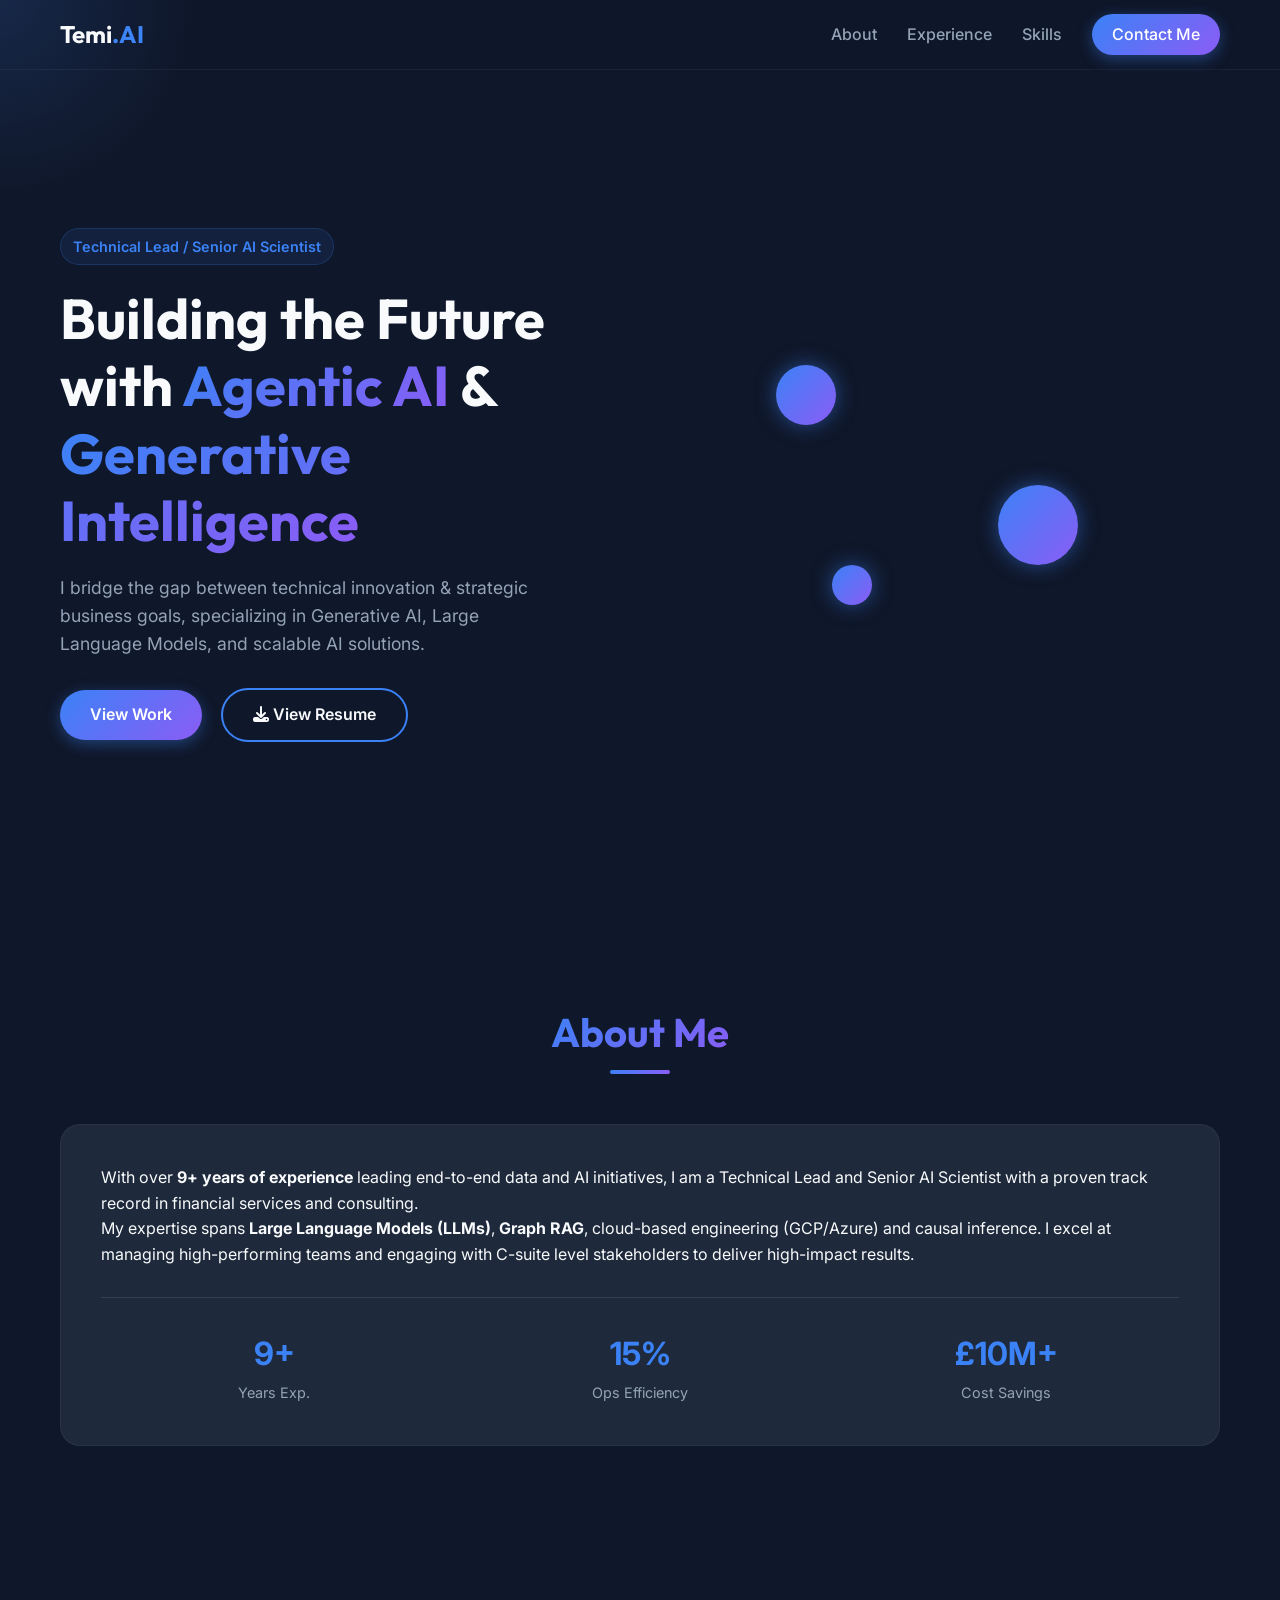
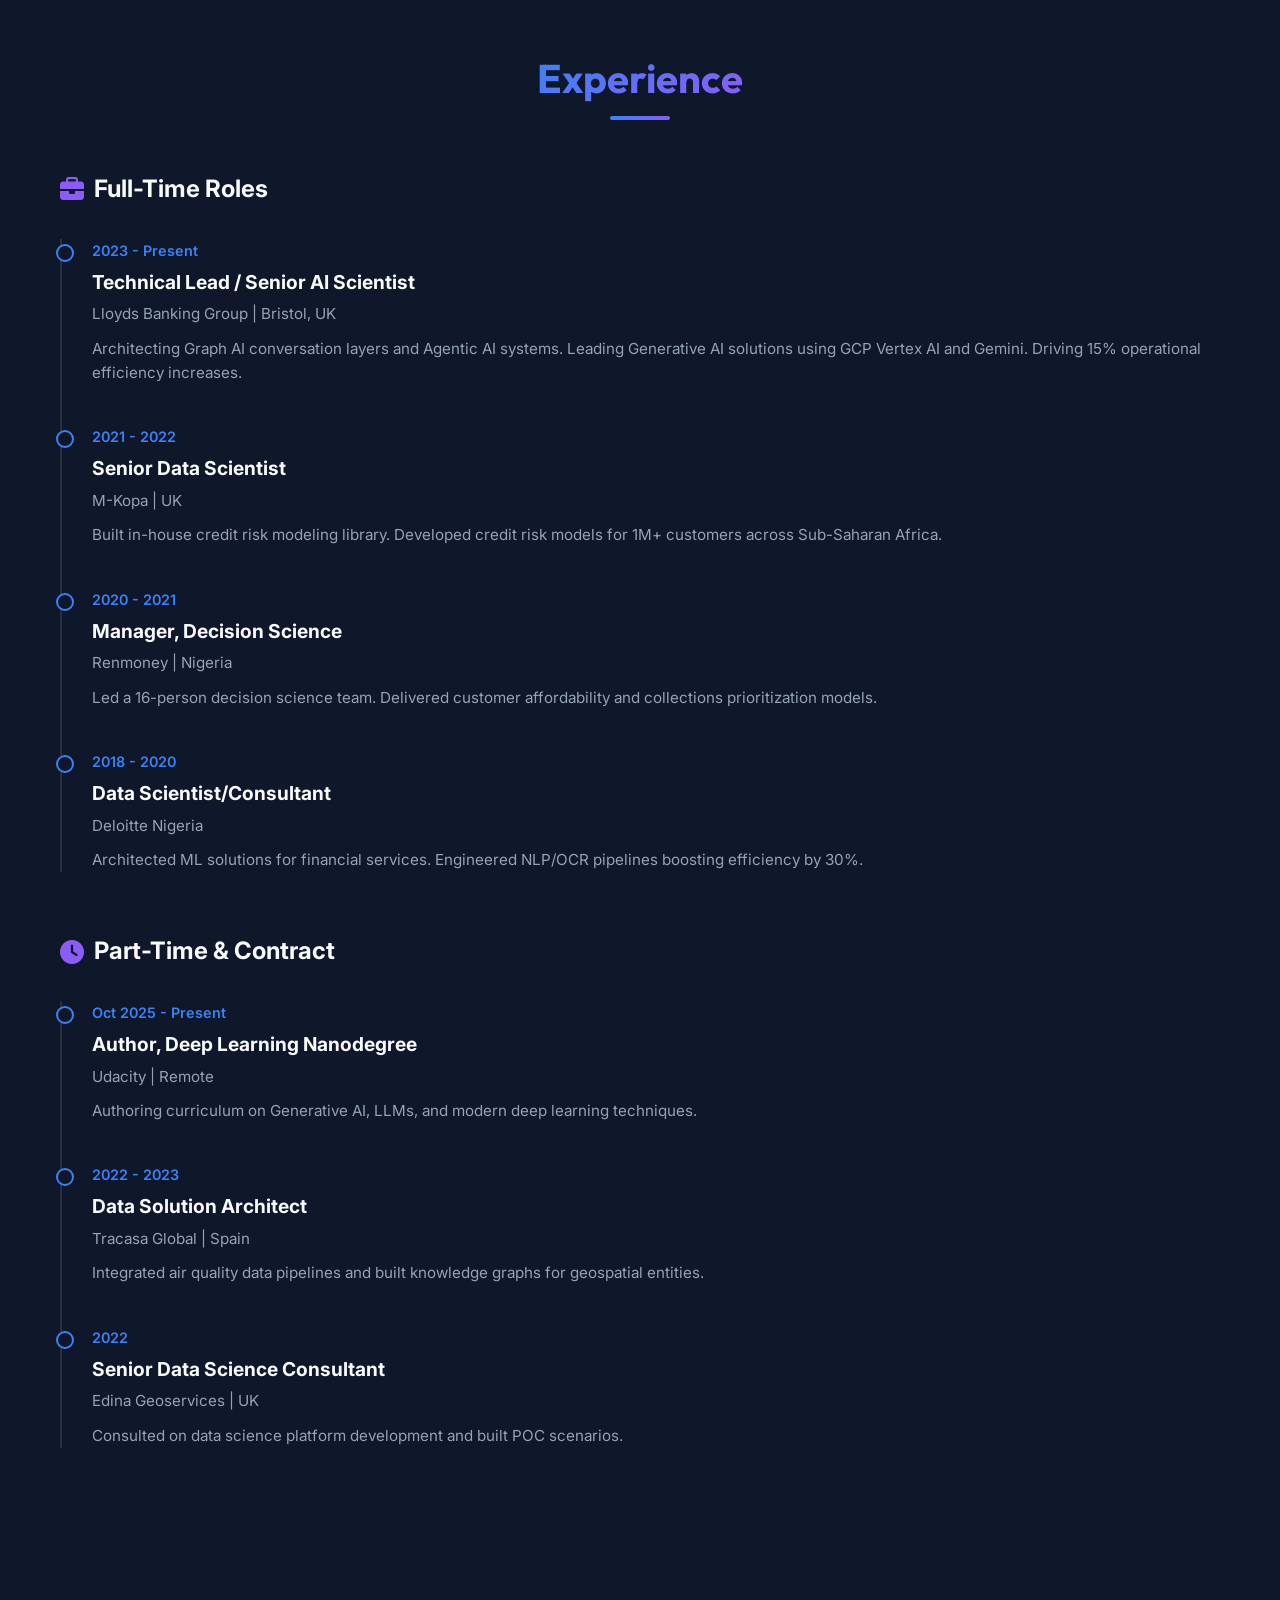
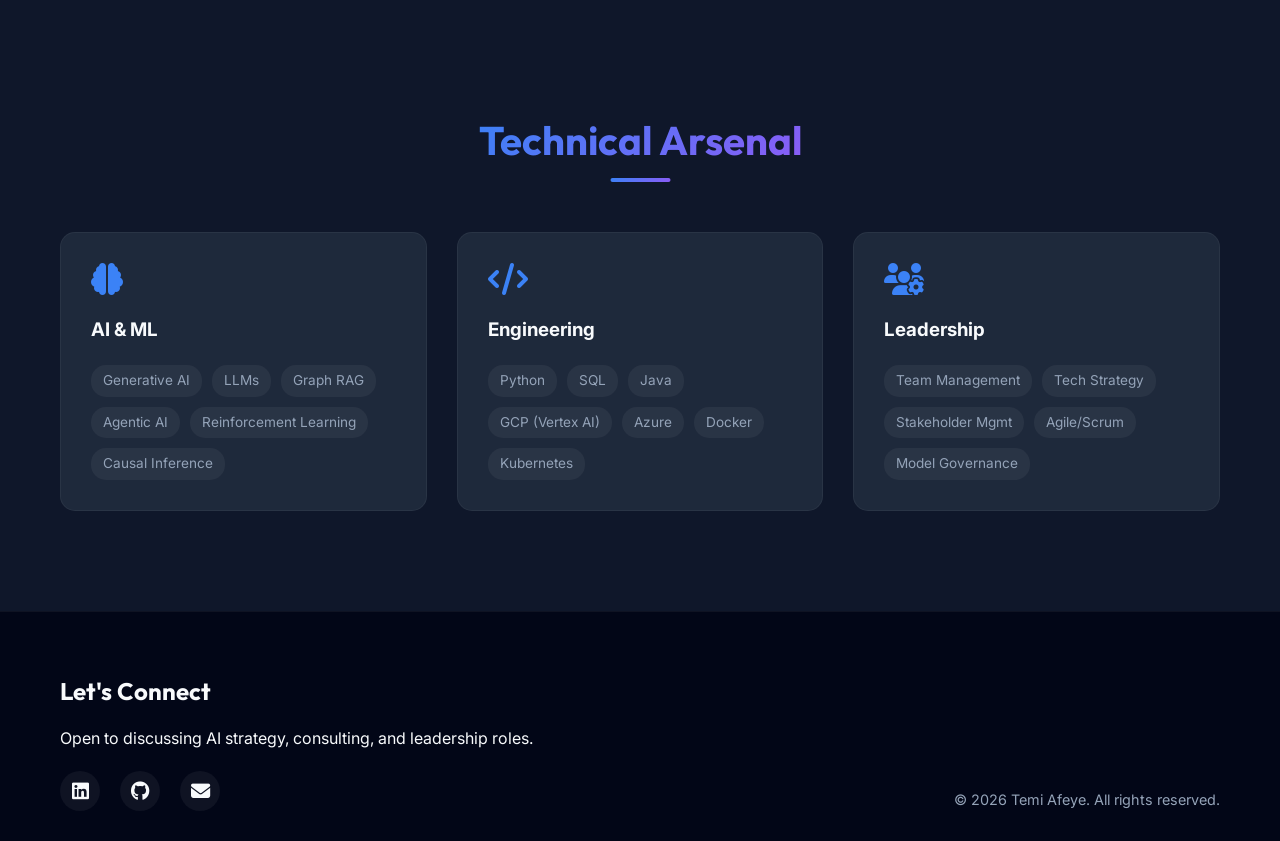
<file: index.html>
<!DOCTYPE html>
<html lang="en">
<head>
    <meta charset="UTF-8">
    <meta name="viewport" content="width=device-width, initial-scale=1.0">
    <title>Temi Afeye | Technical Lead & AI Scientist</title>
    <meta name="description" content="Portfolio of Temi Afeye, a Technical Lead and Senior AI Scientist specializing in Generative AI, Graph ML, and Agentic Systems.">
    <link rel="preconnect" href="https://fonts.googleapis.com">
    <link rel="preconnect" href="https://fonts.gstatic.com" crossorigin>
    <link href="https://fonts.googleapis.com/css2?family=Inter:wght@300;400;500;600;700;800&family=Outfit:wght@300;400;500;600;700&display=swap" rel="stylesheet">
    <link rel="stylesheet" href="style.css">
    <link rel="stylesheet" href="https://cdnjs.cloudflare.com/ajax/libs/font-awesome/6.4.0/css/all.min.css">
</head>
<body>
    <div class="cursor-glow"></div>
    
    <nav class="navbar">
        <div class="container nav-container">
            <a href="#" class="logo">Temi<span>.AI</span></a>
            <div class="nav-links">
                <a href="#about">About</a>
                <a href="#experience">Experience</a>
                <a href="#skills">Skills</a>
                <a href="#contact" class="btn-primary small">Contact Me</a>
            </div>
            <div class="menu-toggle">
                <i class="fas fa-bars"></i>
            </div>
        </div>
    </nav>

    <header class="hero">
        <div class="container hero-container">
            <div class="hero-content">
                <span class="badge">Technical Lead / Senior AI Scientist</span>
                <h1>Building the Future with <span class="gradient-text">Agentic AI</span> & <span class="gradient-text">Generative Intelligence</span></h1>
                <p>I bridge the gap between technical innovation & strategic business goals, specializing in Generative AI, Large Language Models, and scalable AI solutions.</p>
                <div class="hero-btns">
                    <a href="#experience" class="btn-primary">View Work</a>
                    <a href="resume.html" class="btn-secondary" target="_blank"><i class="fas fa-download"></i> View Resume</a>
                </div>
            </div>
            <div class="hero-visual">
                <!-- Abstract AI/Graph Visual created with CSS/SVG -->
                <div class="graph-node node-1"></div>
                <div class="graph-node node-2"></div>
                <div class="graph-node node-3"></div>
                <div class="connection conn-1"></div>
                <div class="connection conn-2"></div>
                <div class="connection conn-3"></div>
            </div>
        </div>
    </header>

    <section id="about" class="section about">
        <div class="container">
            <h2 class="section-title">About Me</h2>
            <div class="about-content">
                <div class="about-text">
                    <p>With over <strong>9+ years of experience</strong> leading end-to-end data and AI initiatives, I am a Technical Lead and Senior AI Scientist with a proven track record in financial services and consulting.</p>
                    <p>My expertise spans <strong>Large Language Models (LLMs)</strong>, <strong>Graph RAG</strong>, cloud-based engineering (GCP/Azure) and causal inference. I excel at managing high-performing teams and engaging with C-suite level stakeholders to deliver high-impact results.</p>
                    <div class="stats-grid">
                        <div class="stat-item">
                            <span class="stat-number">9+</span>
                            <span class="stat-label">Years Exp.</span>
                        </div>
                        <div class="stat-item">
                            <span class="stat-number">15%</span>
                            <span class="stat-label">Ops Efficiency</span>
                        </div>
                        <div class="stat-item">
                            <span class="stat-number">£10M+</span>
                            <span class="stat-label">Cost Savings</span>
                        </div>
                    </div>
                </div>
            </div>
        </div>
    </section>

    <section id="experience" class="section experience">
        <div class="container">
            <h2 class="section-title">Experience</h2>
            
            <div class="experience-category">
                <h3><i class="fas fa-briefcase"></i> Full-Time Roles</h3>
                <div class="timeline">
                    <!-- Lloyds -->
                    <div class="timeline-item">
                        <div class="timeline-date">2023 - Present</div>
                        <div class="timeline-content">
                            <h4>Technical Lead / Senior AI Scientist</h4>
                            <div class="company">Lloyds Banking Group | Bristol, UK</div>
                            <p>Architecting Graph AI conversation layers and Agentic AI systems. Leading Generative AI solutions using GCP Vertex AI and Gemini. Driving 15% operational efficiency increases.</p>
                        </div>
                    </div>
                    <!-- M-Kopa -->
                    <div class="timeline-item">
                        <div class="timeline-date">2021 - 2022</div>
                        <div class="timeline-content">
                            <h4>Senior Data Scientist</h4>
                            <div class="company">M-Kopa | UK</div>
                            <p>Built in-house credit risk modeling library. Developed credit risk models for 1M+ customers across Sub-Saharan Africa.</p>
                        </div>
                    </div>
                    <!-- Renmoney -->
                    <div class="timeline-item">
                        <div class="timeline-date">2020 - 2021</div>
                        <div class="timeline-content">
                            <h4>Manager, Decision Science</h4>
                            <div class="company">Renmoney | Nigeria</div>
                            <p>Led a 16-person decision science team. Delivered customer affordability and collections prioritization models.</p>
                        </div>
                    </div>
                    <!-- Deloitte -->
                    <div class="timeline-item">
                        <div class="timeline-date">2018 - 2020</div>
                        <div class="timeline-content">
                            <h4>Data Scientist/Consultant</h4>
                            <div class="company">Deloitte Nigeria</div>
                            <p>Architected ML solutions for financial services. Engineered NLP/OCR pipelines boosting efficiency by 30%.</p>
                        </div>
                    </div>
                </div>
            </div>

            <div class="experience-category">
                <h3><i class="fas fa-clock"></i> Part-Time & Contract</h3>
                <div class="timeline">
                    <!-- Udacity -->
                    <div class="timeline-item">
                        <div class="timeline-date">Oct 2025 - Present</div>
                        <div class="timeline-content">
                            <h4>Author, Deep Learning Nanodegree</h4>
                            <div class="company">Udacity | Remote</div>
                            <p>Authoring curriculum on Generative AI, LLMs, and modern deep learning techniques.</p>
                        </div>
                    </div>
                    <!-- Tracasa -->
                    <div class="timeline-item">
                        <div class="timeline-date">2022 - 2023</div>
                        <div class="timeline-content">
                            <h4>Data Solution Architect</h4>
                            <div class="company">Tracasa Global | Spain</div>
                            <p>Integrated air quality data pipelines and built knowledge graphs for geospatial entities.</p>
                        </div>
                    </div>
                    <!-- Edina -->
                    <div class="timeline-item">
                        <div class="timeline-date">2022</div>
                        <div class="timeline-content">
                            <h4>Senior Data Science Consultant</h4>
                            <div class="company">Edina Geoservices | UK</div>
                            <p>Consulted on data science platform development and built POC scenarios.</p>
                        </div>
                    </div>
                </div>
            </div>
        </div>
    </section>

    <section id="skills" class="section skills">
        <div class="container">
            <h2 class="section-title">Technical Arsenal</h2>
            <div class="skills-grid">
                <div class="skill-card">
                    <i class="fas fa-brain"></i>
                    <h3>AI & ML</h3>
                    <div class="tags">
                        <span>Generative AI</span>
                        <span>LLMs</span>
                        <span>Graph RAG</span>
                        <span>Agentic AI</span>
                        <span>Reinforcement Learning</span>
                        <span>Causal Inference</span>
                    </div>
                </div>
                <div class="skill-card">
                    <i class="fas fa-code"></i>
                    <h3>Engineering</h3>
                    <div class="tags">
                        <span>Python</span>
                        <span>SQL</span>
                        <span>Java</span>
                        <span>GCP (Vertex AI)</span>
                        <span>Azure</span>
                        <span>Docker</span>
                        <span>Kubernetes</span>
                    </div>
                </div>
                <div class="skill-card">
                    <i class="fas fa-users-cog"></i>
                    <h3>Leadership</h3>
                    <div class="tags">
                        <span>Team Management</span>
                        <span>Tech Strategy</span>
                        <span>Stakeholder Mgmt</span>
                        <span>Agile/Scrum</span>
                        <span>Model Governance</span>
                    </div>
                </div>
            </div>
        </div>
    </section>

    <footer id="contact">
        <div class="container footer-content">
            <div class="footer-left">
                <h2>Let's Connect</h2>
                <p>Open to discussing AI strategy, consulting, and leadership roles.</p>
                <div class="social-links">
                    <a href="https://www.linkedin.com/in/temiafeye/" target="_blank" aria-label="LinkedIn"><i class="fab fa-linkedin"></i></a>
                    <a href="https://github.com/temiafeye" target="_blank" aria-label="GitHub"><i class="fab fa-github"></i></a>
                    <a href="mailto:temiafeye@live.com" aria-label="Email"><i class="fas fa-envelope"></i></a>
                </div>
            </div>
            <div class="footer-right">
                <p>&copy; <span id="year"></span> Temi Afeye. All rights reserved.</p>
            </div>
        </div>
    </footer>

    <script src="script.js"></script>
</body>
</html>
</file>
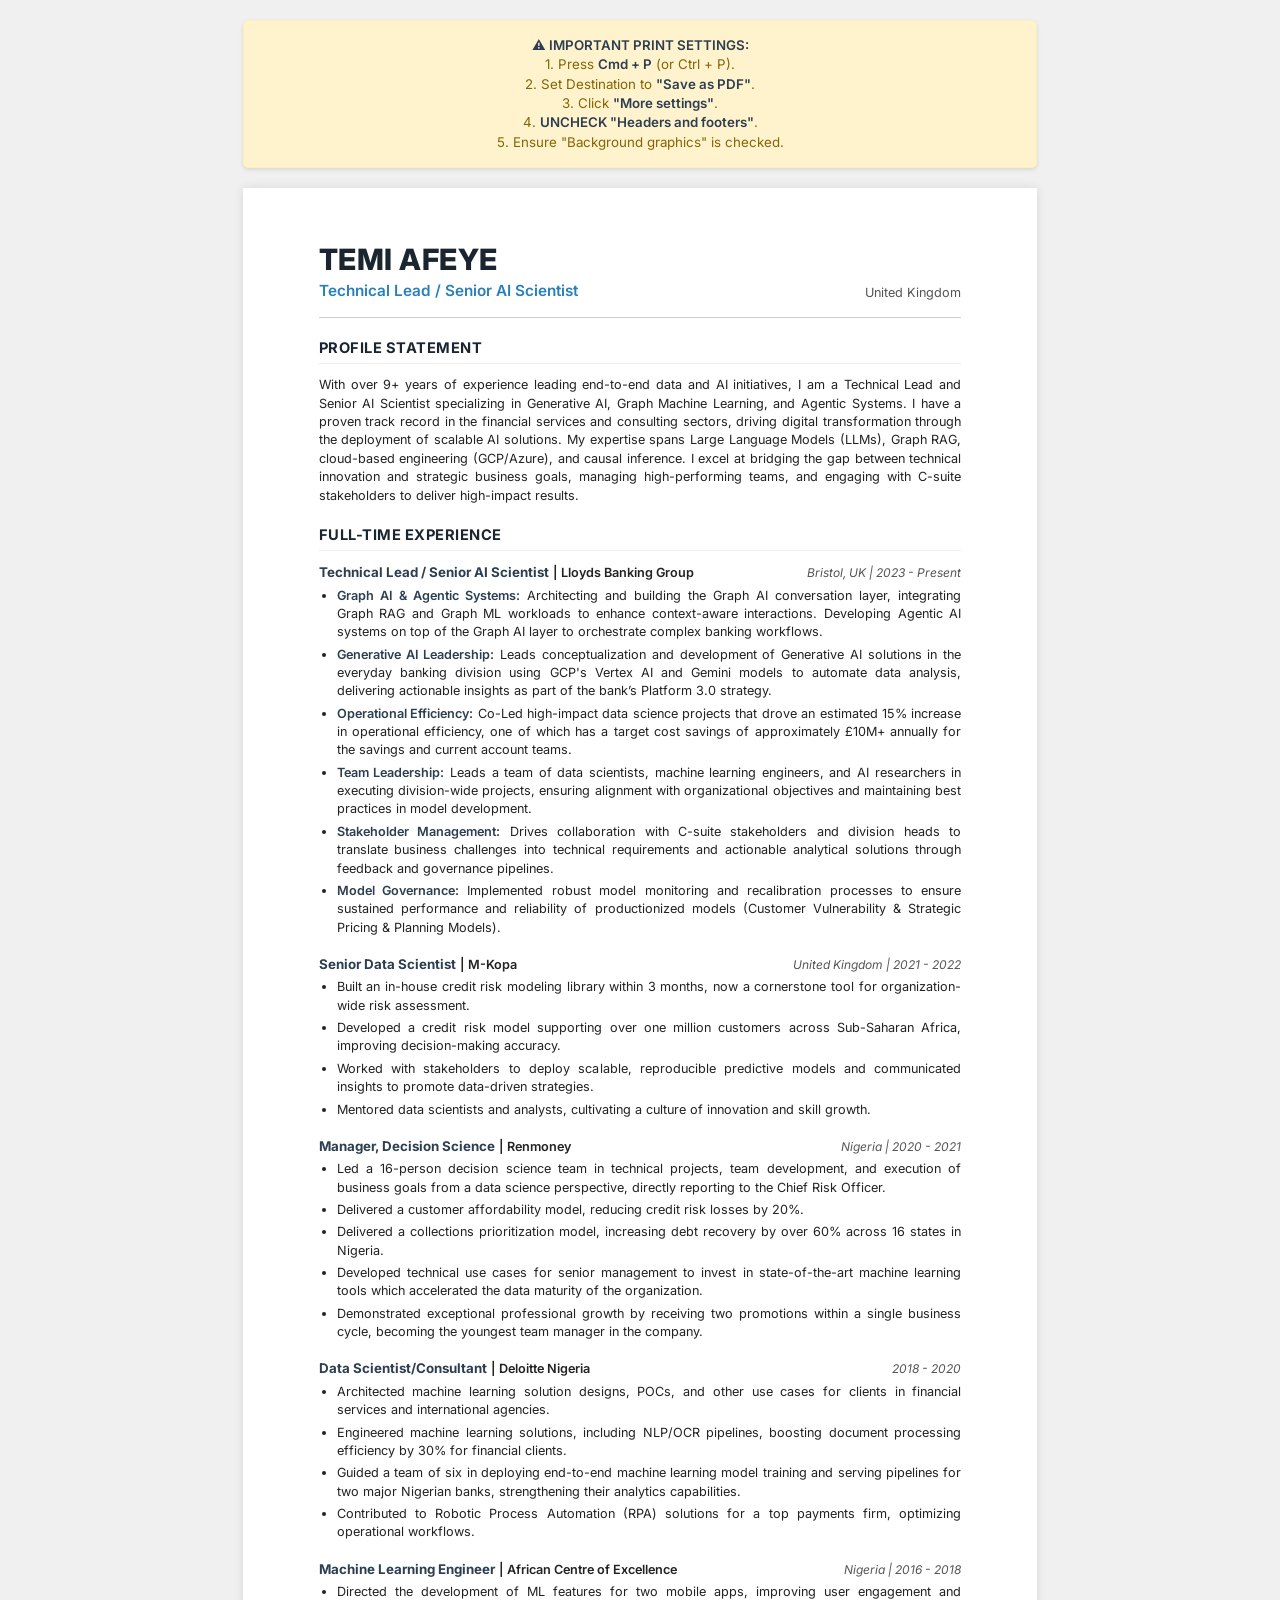
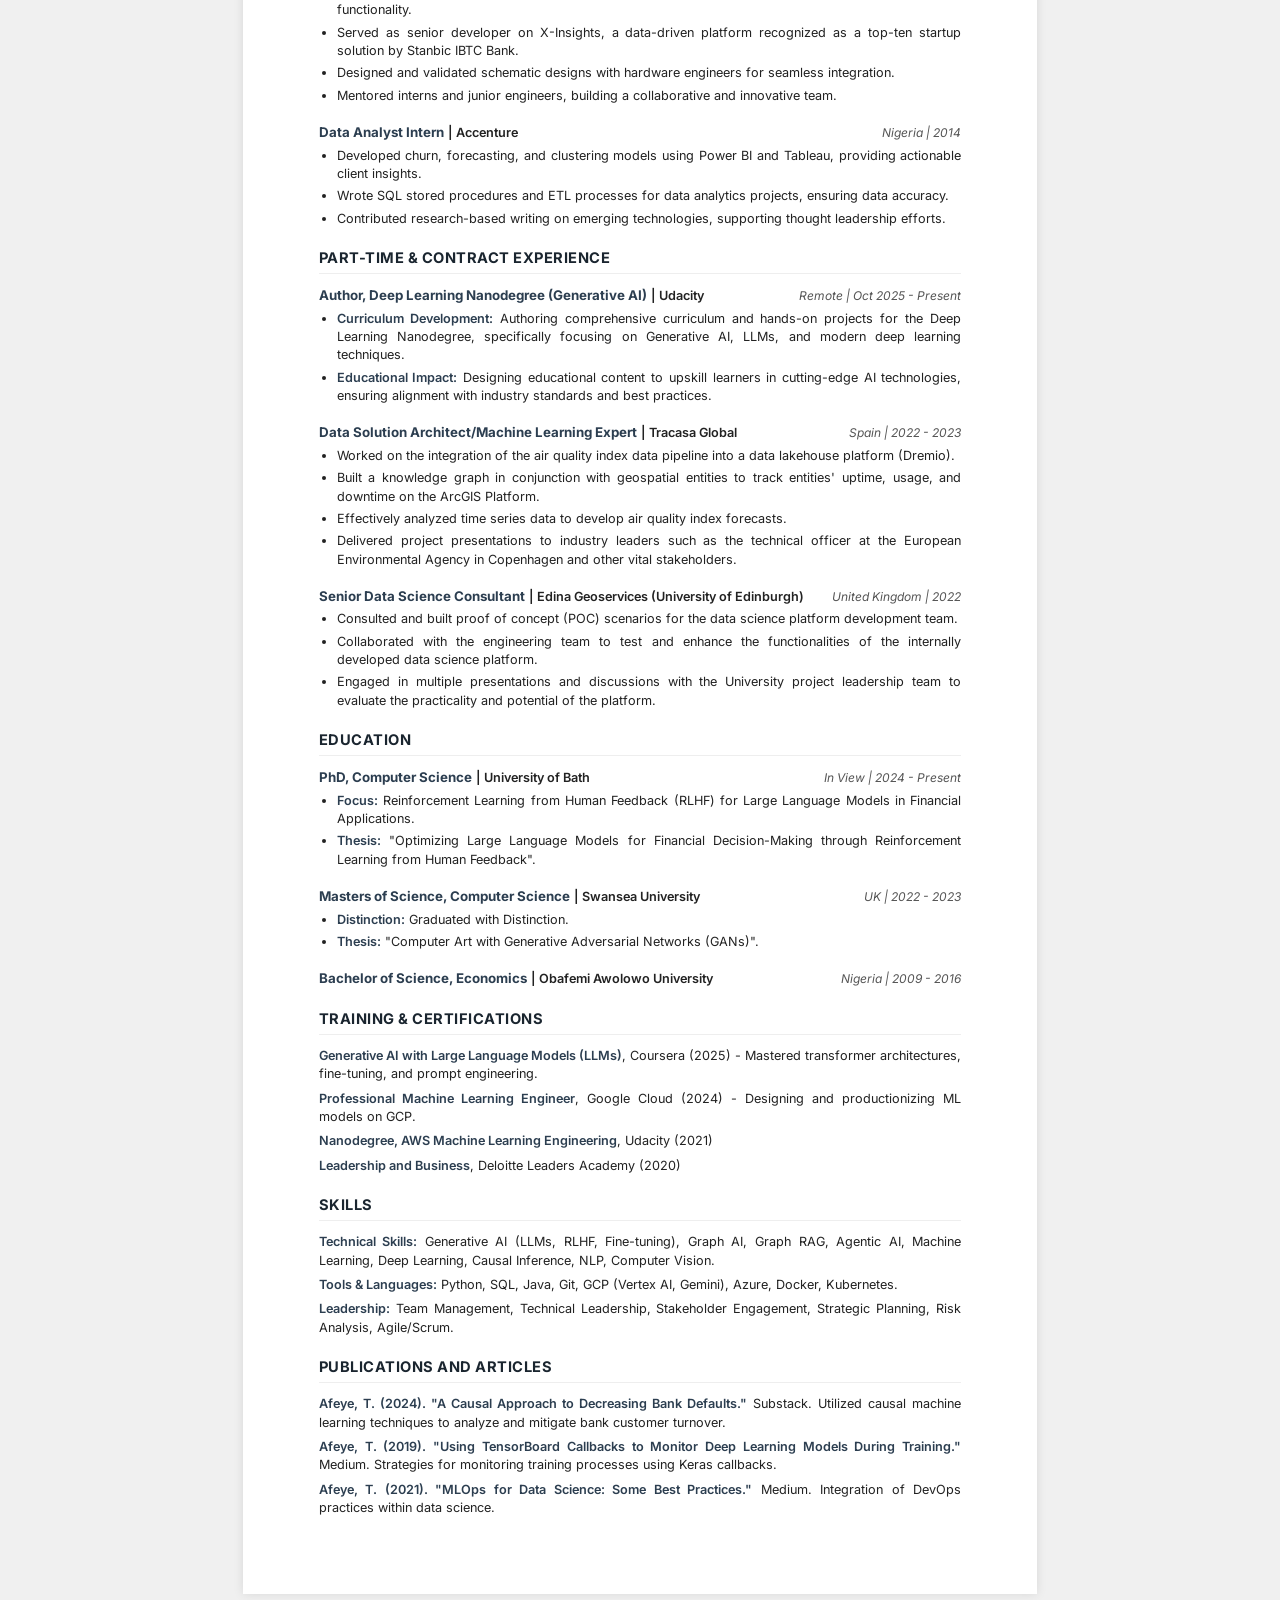
<file: resume.html>
<!DOCTYPE html>
<html lang="en">
<head>
    <meta charset="UTF-8">
    <meta name="viewport" content="width=device-width, initial-scale=1.0">
    <title>Temi Afeye - Resume</title>
    <style>
        @import url('https://fonts.googleapis.com/css2?family=Inter:wght@300;400;600;700&display=swap');

        :root {
            --primary-color: #1a252f;
            --secondary-color: #2c3e50;
            --accent-color: #2980b9;
            --text-color: #222;
            --light-text: #555;
            --bg-color: #fff;
        }

        @page {
            size: A4;
            margin: 12mm 15mm; /* Slightly relaxed margins */
        }

        body {
            font-family: 'Inter', sans-serif;
            line-height: 1.45; /* Increased line height for readability */
            color: var(--text-color);
            background-color: #f0f0f0;
            margin: 0;
            padding: 20px;
            font-size: 9.5pt; /* Slightly larger font */
            -webkit-print-color-adjust: exact;
            display: flex;
            flex-direction: column;
            align-items: center;
        }

        .print-instructions {
            background-color: #fff3cd;
            border: 1px solid #ffeeba;
            color: #856404;
            padding: 15px;
            margin-bottom: 20px;
            border-radius: 5px;
            max-width: 210mm;
            width: 100%;
            box-sizing: border-box;
            text-align: center;
            font-size: 10pt;
            box-shadow: 0 2px 4px rgba(0,0,0,0.1);
        }

        .container {
            width: 210mm;
            min-height: 297mm;
            background-color: white;
            padding: 15mm 20mm; /* More internal padding */
            box-sizing: border-box;
            box-shadow: 0 0 10px rgba(0,0,0,0.1);
        }

        header {
            border-bottom: 1px solid #ccc;
            padding-bottom: 15px;
            margin-bottom: 20px; /* More space after header */
            display: flex;
            justify-content: space-between;
            align-items: flex-end;
        }

        .header-left h1 {
            font-size: 22pt;
            font-weight: 800;
            color: var(--primary-color);
            margin: 0;
            text-transform: uppercase;
            letter-spacing: 0.5px;
            line-height: 1;
        }

        .header-left .subtitle {
            font-size: 11.5pt;
            font-weight: 600;
            color: var(--accent-color);
            margin-top: 6px;
        }

        .header-right {
            text-align: right;
            font-size: 9.5pt;
            color: var(--light-text);
        }

        section {
            margin-bottom: 20px; /* More space between sections */
        }

        h2 {
            font-size: 11pt;
            font-weight: 700;
            color: var(--primary-color);
            text-transform: uppercase;
            border-bottom: 1px solid #eee;
            padding-bottom: 4px;
            margin-bottom: 12px;
            letter-spacing: 0.5px;
            margin-top: 0;
        }

        p {
            margin: 0 0 10px 0;
            text-align: justify;
        }

        .job {
            margin-bottom: 18px; /* More space between jobs */
            page-break-inside: avoid;
        }

        .job-header {
            display: flex;
            justify-content: space-between;
            align-items: baseline;
            margin-bottom: 4px;
        }

        .job-title {
            font-weight: 700;
            font-size: 10pt;
            color: var(--secondary-color);
        }

        .company {
            font-weight: 600;
            color: var(--text-color);
        }

        .date {
            font-style: italic;
            color: var(--light-text);
            font-size: 9pt;
            white-space: nowrap;
        }

        ul {
            margin: 4px 0;
            padding-left: 18px;
        }

        li {
            margin-bottom: 4px; /* More space between bullets */
            text-align: justify;
        }

        .skills-list {
            list-style: none;
            padding: 0;
            margin: 0;
        }

        .skills-list li {
            margin-bottom: 6px;
            padding-left: 0;
        }

        strong {
            font-weight: 600;
            color: var(--secondary-color);
        }

        @media print {
            @page {
                margin: 0;
            }
            body {
                background-color: white;
                margin: 0;
                padding: 0;
                display: block;
            }
            .print-instructions {
                display: none !important;
            }
            .container {
                width: 100%;
                max-width: none;
                box-shadow: none;
                padding: 15mm 20mm;
                margin: 0;
            }
        }
    </style>
</head>
<body>
    <div class="print-instructions">
        <strong>⚠️ IMPORTANT PRINT SETTINGS:</strong><br>
        1. Press <strong>Cmd + P</strong> (or Ctrl + P).<br>
        2. Set Destination to <strong>"Save as PDF"</strong>.<br>
        3. Click <strong>"More settings"</strong>.<br>
        4. <strong>UNCHECK "Headers and footers"</strong>.<br>
        5. Ensure "Background graphics" is checked.
    </div>

    <div class="container">
        <header>
            <div class="header-left">
                <h1>Temi Afeye</h1>
                <div class="subtitle">Technical Lead / Senior AI Scientist</div>
            </div>
            <div class="header-right">
                <div>United Kingdom</div>
            </div>
        </header>

        <section>
            <h2>Profile Statement</h2>
            <p>With over 9+ years of experience leading end-to-end data and AI initiatives, I am a Technical Lead and Senior AI Scientist specializing in Generative AI, Graph Machine Learning, and Agentic Systems. I have a proven track record in the financial services and consulting sectors, driving digital transformation through the deployment of scalable AI solutions. My expertise spans Large Language Models (LLMs), Graph RAG, cloud-based engineering (GCP/Azure), and causal inference. I excel at bridging the gap between technical innovation and strategic business goals, managing high-performing teams, and engaging with C-suite stakeholders to deliver high-impact results.</p>
        </section>

        <section>
            <h2>Full-Time Experience</h2>

            <div class="job">
                <div class="job-header">
                    <div>
                        <span class="job-title">Technical Lead / Senior AI Scientist</span> <span class="company"> | Lloyds Banking Group</span>
                    </div>
                    <span class="date">Bristol, UK | 2023 - Present</span>
                </div>
                <ul>
                    <li><strong>Graph AI & Agentic Systems:</strong> Architecting and building the Graph AI conversation layer, integrating Graph RAG and Graph ML workloads to enhance context-aware interactions. Developing Agentic AI systems on top of the Graph AI layer to orchestrate complex banking workflows.</li>
                    <li><strong>Generative AI Leadership:</strong> Leads conceptualization and development of Generative AI solutions in the everyday banking division using GCP's Vertex AI and Gemini models to automate data analysis, delivering actionable insights as part of the bank’s Platform 3.0 strategy.</li>
                    <li><strong>Operational Efficiency:</strong> Co-Led high-impact data science projects that drove an estimated 15% increase in operational efficiency, one of which has a target cost savings of approximately £10M+ annually for the savings and current account teams.</li>
                    <li><strong>Team Leadership:</strong> Leads a team of data scientists, machine learning engineers, and AI researchers in executing division-wide projects, ensuring alignment with organizational objectives and maintaining best practices in model development.</li>
                    <li><strong>Stakeholder Management:</strong> Drives collaboration with C-suite stakeholders and division heads to translate business challenges into technical requirements and actionable analytical solutions through feedback and governance pipelines.</li>
                    <li><strong>Model Governance:</strong> Implemented robust model monitoring and recalibration processes to ensure sustained performance and reliability of productionized models (Customer Vulnerability & Strategic Pricing & Planning Models).</li>
                </ul>
            </div>

            <div class="job">
                <div class="job-header">
                    <div>
                        <span class="job-title">Senior Data Scientist</span> <span class="company"> | M-Kopa</span>
                    </div>
                    <span class="date">United Kingdom | 2021 - 2022</span>
                </div>
                <ul>
                    <li>Built an in-house credit risk modeling library within 3 months, now a cornerstone tool for organization-wide risk assessment.</li>
                    <li>Developed a credit risk model supporting over one million customers across Sub-Saharan Africa, improving decision-making accuracy.</li>
                    <li>Worked with stakeholders to deploy scalable, reproducible predictive models and communicated insights to promote data-driven strategies.</li>
                    <li>Mentored data scientists and analysts, cultivating a culture of innovation and skill growth.</li>
                </ul>
            </div>

            <div class="job">
                <div class="job-header">
                    <div>
                        <span class="job-title">Manager, Decision Science</span> <span class="company"> | Renmoney</span>
                    </div>
                    <span class="date">Nigeria | 2020 - 2021</span>
                </div>
                <ul>
                    <li>Led a 16-person decision science team in technical projects, team development, and execution of business goals from a data science perspective, directly reporting to the Chief Risk Officer.</li>
                    <li>Delivered a customer affordability model, reducing credit risk losses by 20%.</li>
                    <li>Delivered a collections prioritization model, increasing debt recovery by over 60% across 16 states in Nigeria.</li>
                    <li>Developed technical use cases for senior management to invest in state-of-the-art machine learning tools which accelerated the data maturity of the organization.</li>
                    <li>Demonstrated exceptional professional growth by receiving two promotions within a single business cycle, becoming the youngest team manager in the company.</li>
                </ul>
            </div>

            <div class="job">
                <div class="job-header">
                    <div>
                        <span class="job-title">Data Scientist/Consultant</span> <span class="company"> | Deloitte Nigeria</span>
                    </div>
                    <span class="date">2018 - 2020</span>
                </div>
                <ul>
                    <li>Architected machine learning solution designs, POCs, and other use cases for clients in financial services and international agencies.</li>
                    <li>Engineered machine learning solutions, including NLP/OCR pipelines, boosting document processing efficiency by 30% for financial clients.</li>
                    <li>Guided a team of six in deploying end-to-end machine learning model training and serving pipelines for two major Nigerian banks, strengthening their analytics capabilities.</li>
                    <li>Contributed to Robotic Process Automation (RPA) solutions for a top payments firm, optimizing operational workflows.</li>
                </ul>
            </div>

            <div class="job">
                <div class="job-header">
                    <div>
                        <span class="job-title">Machine Learning Engineer</span> <span class="company"> | African Centre of Excellence</span>
                    </div>
                    <span class="date">Nigeria | 2016 - 2018</span>
                </div>
                <ul>
                    <li>Directed the development of ML features for two mobile apps, improving user engagement and functionality.</li>
                    <li>Served as senior developer on X-Insights, a data-driven platform recognized as a top-ten startup solution by Stanbic IBTC Bank.</li>
                    <li>Designed and validated schematic designs with hardware engineers for seamless integration.</li>
                    <li>Mentored interns and junior engineers, building a collaborative and innovative team.</li>
                </ul>
            </div>
            
             <div class="job">
                <div class="job-header">
                    <div>
                        <span class="job-title">Data Analyst Intern</span> <span class="company"> | Accenture</span>
                    </div>
                    <span class="date">Nigeria | 2014</span>
                </div>
                <ul>
                    <li>Developed churn, forecasting, and clustering models using Power BI and Tableau, providing actionable client insights.</li>
                    <li>Wrote SQL stored procedures and ETL processes for data analytics projects, ensuring data accuracy.</li>
                    <li>Contributed research-based writing on emerging technologies, supporting thought leadership efforts.</li>
                </ul>
            </div>
        </section>

        <section>
            <h2>Part-Time & Contract Experience</h2>

            <div class="job">
                <div class="job-header">
                    <div>
                        <span class="job-title">Author, Deep Learning Nanodegree (Generative AI)</span> <span class="company"> | Udacity</span>
                    </div>
                    <span class="date">Remote | Oct 2025 - Present</span>
                </div>
                <ul>
                    <li><strong>Curriculum Development:</strong> Authoring comprehensive curriculum and hands-on projects for the Deep Learning Nanodegree, specifically focusing on Generative AI, LLMs, and modern deep learning techniques.</li>
                    <li><strong>Educational Impact:</strong> Designing educational content to upskill learners in cutting-edge AI technologies, ensuring alignment with industry standards and best practices.</li>
                </ul>
            </div>

            <div class="job">
                <div class="job-header">
                    <div>
                        <span class="job-title">Data Solution Architect/Machine Learning Expert</span> <span class="company"> | Tracasa Global</span>
                    </div>
                    <span class="date">Spain | 2022 - 2023</span>
                </div>
                <ul>
                    <li>Worked on the integration of the air quality index data pipeline into a data lakehouse platform (Dremio).</li>
                    <li>Built a knowledge graph in conjunction with geospatial entities to track entities' uptime, usage, and downtime on the ArcGIS Platform.</li>
                    <li>Effectively analyzed time series data to develop air quality index forecasts.</li>
                    <li>Delivered project presentations to industry leaders such as the technical officer at the European Environmental Agency in Copenhagen and other vital stakeholders.</li>
                </ul>
            </div>

            <div class="job">
                <div class="job-header">
                    <div>
                        <span class="job-title">Senior Data Science Consultant</span> <span class="company"> | Edina Geoservices (University of Edinburgh)</span>
                    </div>
                    <span class="date">United Kingdom | 2022</span>
                </div>
                <ul>
                    <li>Consulted and built proof of concept (POC) scenarios for the data science platform development team.</li>
                    <li>Collaborated with the engineering team to test and enhance the functionalities of the internally developed data science platform.</li>
                    <li>Engaged in multiple presentations and discussions with the University project leadership team to evaluate the practicality and potential of the platform.</li>
                </ul>
            </div>
        </section>

        <section>
            <h2>Education</h2>
            <div class="job">
                <div class="job-header">
                    <div>
                        <span class="job-title">PhD, Computer Science</span> <span class="company"> | University of Bath</span>
                    </div>
                    <span class="date">In View | 2024 - Present</span>
                </div>
                <ul>
                    <li><strong>Focus:</strong> Reinforcement Learning from Human Feedback (RLHF) for Large Language Models in Financial Applications.</li>
                    <li><strong>Thesis:</strong> "Optimizing Large Language Models for Financial Decision-Making through Reinforcement Learning from Human Feedback".</li>
                </ul>
            </div>
            <div class="job">
                <div class="job-header">
                    <div>
                        <span class="job-title">Masters of Science, Computer Science</span> <span class="company"> | Swansea University</span>
                    </div>
                    <span class="date">UK | 2022 - 2023</span>
                </div>
                <ul>
                    <li><strong>Distinction:</strong> Graduated with Distinction.</li>
                    <li><strong>Thesis:</strong> "Computer Art with Generative Adversarial Networks (GANs)".</li>
                </ul>
            </div>
            <div class="job">
                <div class="job-header">
                    <div>
                        <span class="job-title">Bachelor of Science, Economics</span> <span class="company"> | Obafemi Awolowo University</span>
                    </div>
                    <span class="date">Nigeria | 2009 - 2016</span>
                </div>
            </div>
        </section>

        <section>
            <h2>Training & Certifications</h2>
            <ul class="skills-list">
                <li><strong>Generative AI with Large Language Models (LLMs)</strong>, Coursera (2025) - Mastered transformer architectures, fine-tuning, and prompt engineering.</li>
                <li><strong>Professional Machine Learning Engineer</strong>, Google Cloud (2024) - Designing and productionizing ML models on GCP.</li>
                <li><strong>Nanodegree, AWS Machine Learning Engineering</strong>, Udacity (2021)</li>
                <li><strong>Leadership and Business</strong>, Deloitte Leaders Academy (2020)</li>
            </ul>
        </section>

        <section>
            <h2>Skills</h2>
            <ul class="skills-list">
                <li><strong>Technical Skills:</strong> Generative AI (LLMs, RLHF, Fine-tuning), Graph AI, Graph RAG, Agentic AI, Machine Learning, Deep Learning, Causal Inference, NLP, Computer Vision.</li>
                <li><strong>Tools & Languages:</strong> Python, SQL, Java, Git, GCP (Vertex AI, Gemini), Azure, Docker, Kubernetes.</li>
                <li><strong>Leadership:</strong> Team Management, Technical Leadership, Stakeholder Engagement, Strategic Planning, Risk Analysis, Agile/Scrum.</li>
            </ul>
        </section>

        <section>
            <h2>Publications and Articles</h2>
            <ul class="skills-list">
                <li><strong>Afeye, T. (2024). "A Causal Approach to Decreasing Bank Defaults."</strong> Substack. Utilized causal machine learning techniques to analyze and mitigate bank customer turnover.</li>
                <li><strong>Afeye, T. (2019). "Using TensorBoard Callbacks to Monitor Deep Learning Models During Training."</strong> Medium. Strategies for monitoring training processes using Keras callbacks.</li>
                <li><strong>Afeye, T. (2021). "MLOps for Data Science: Some Best Practices."</strong> Medium. Integration of DevOps practices within data science.</li>
            </ul>
        </section>
    </div>
</body>
</html>
</file>
<file: style.css>
:root {
    --bg-color: #0f172a;
    --card-bg: #1e293b;
    --text-primary: #f8fafc;
    --text-secondary: #94a3b8;
    --accent-primary: #3b82f6;
    --accent-secondary: #8b5cf6;
    --gradient-main: linear-gradient(135deg, #3b82f6 0%, #8b5cf6 100%);
    --nav-height: 70px;
    --container-width: 1200px;
    --font-main: 'Inter', sans-serif;
    --font-heading: 'Outfit', sans-serif;
}

* {
    margin: 0;
    padding: 0;
    box-sizing: border-box;
}

body {
    font-family: var(--font-main);
    background-color: var(--bg-color);
    color: var(--text-primary);
    line-height: 1.6;
    overflow-x: hidden;
    cursor: default;
}

.cursor-glow {
    position: fixed;
    width: 400px;
    height: 400px;
    background: radial-gradient(circle, rgba(59, 130, 246, 0.15) 0%, rgba(0, 0, 0, 0) 70%);
    border-radius: 50%;
    pointer-events: none;
    transform: translate(-50%, -50%);
    z-index: 9999;
    mix-blend-mode: screen;
}

a {
    text-decoration: none;
    color: inherit;
    transition: all 0.3s ease;
}

ul {
    list-style: none;
}

/* Utilities */
.container {
    max-width: var(--container-width);
    margin: 0 auto;
    padding: 0 20px;
}

.section {
    padding: 100px 0;
}

.section-title {
    font-family: var(--font-heading);
    font-size: 2.5rem;
    text-align: center;
    margin-bottom: 60px;
    background: var(--gradient-main);
    -webkit-background-clip: text;
    background-clip: text;
    -webkit-text-fill-color: transparent;
    position: relative;
    display: inline-block;
    left: 50%;
    transform: translateX(-50%);
}

.section-title::after {
    content: '';
    position: absolute;
    bottom: -10px;
    left: 50%;
    transform: translateX(-50%);
    width: 60px;
    height: 4px;
    background: var(--gradient-main);
    border-radius: 2px;
}

.btn-primary, .btn-secondary {
    display: inline-block;
    padding: 12px 30px;
    border-radius: 50px;
    font-weight: 600;
    cursor: pointer;
    transition: transform 0.2s, box-shadow 0.2s;
}

.btn-primary {
    background: var(--gradient-main);
    color: white;
    box-shadow: 0 4px 15px rgba(59, 130, 246, 0.4);
}

.btn-primary:hover {
    transform: translateY(-2px);
    box-shadow: 0 6px 20px rgba(59, 130, 246, 0.6);
}

.btn-secondary {
    background: transparent;
    border: 2px solid var(--accent-primary);
    color: var(--text-primary);
    margin-left: 15px;
}

.btn-secondary:hover {
    background: rgba(59, 130, 246, 0.1);
}

/* Navbar */
.navbar {
    position: fixed;
    top: 0;
    left: 0;
    width: 100%;
    height: var(--nav-height);
    background: rgba(15, 23, 42, 0.9);
    backdrop-filter: blur(10px);
    z-index: 1000;
    border-bottom: 1px solid rgba(255, 255, 255, 0.05);
}

.nav-container {
    display: flex;
    justify-content: space-between;
    align-items: center;
    height: 100%;
}

.logo {
    font-family: var(--font-heading);
    font-size: 1.5rem;
    font-weight: 700;
}

.logo span {
    color: var(--accent-primary);
}

.nav-links {
    display: flex;
    align-items: center;
    gap: 30px;
}

.nav-links a {
    font-weight: 500;
    color: var(--text-secondary);
}

.nav-links a:hover, .nav-links a.active {
    color: var(--text-primary);
}

.nav-links .btn-primary.small {
    padding: 8px 20px;
    color: white;
}

.menu-toggle {
    display: none;
    font-size: 1.5rem;
    cursor: pointer;
}

/* Hero Section */
.hero {
    height: 100vh;
    display: flex;
    align-items: center;
    position: relative;
    overflow: hidden;
    padding-top: var(--nav-height);
}

.hero-container {
    display: grid;
    grid-template-columns: 1fr 1fr;
    align-items: center;
    gap: 50px;
}

.hero-content .badge {
    display: inline-block;
    padding: 6px 12px;
    background: rgba(59, 130, 246, 0.1);
    color: var(--accent-primary);
    border-radius: 20px;
    font-size: 0.9rem;
    font-weight: 600;
    margin-bottom: 20px;
    border: 1px solid rgba(59, 130, 246, 0.2);
}

.hero-content h1 {
    font-family: var(--font-heading);
    font-size: 3.5rem;
    line-height: 1.2;
    margin-bottom: 20px;
}

.gradient-text {
    background: var(--gradient-main);
    -webkit-background-clip: text;
    background-clip: text;
    -webkit-text-fill-color: transparent;
}

.hero-content p {
    font-size: 1.1rem;
    color: var(--text-secondary);
    margin-bottom: 30px;
    max-width: 500px;
}

/* Hero Visual (Abstract Graph) */
.hero-visual {
    position: relative;
    height: 400px;
    width: 100%;
}

.graph-node {
    position: absolute;
    border-radius: 50%;
    background: var(--gradient-main);
    box-shadow: 0 0 20px rgba(59, 130, 246, 0.5);
    animation: float 6s ease-in-out infinite;
}

.node-1 { width: 60px; height: 60px; top: 20%; left: 20%; animation-delay: 0s; }
.node-2 { width: 80px; height: 80px; top: 50%; left: 60%; animation-delay: 2s; }
.node-3 { width: 40px; height: 40px; top: 70%; left: 30%; animation-delay: 4s; }

.connection {
    position: absolute;
    background: rgba(255, 255, 255, 0.1);
    height: 2px;
    transform-origin: left center;
}

@keyframes float {
    0%, 100% { transform: translateY(0); }
    50% { transform: translateY(-20px); }
}

/* About Section */
.about-content {
    background: var(--card-bg);
    padding: 40px;
    border-radius: 20px;
    border: 1px solid rgba(255, 255, 255, 0.05);
}

.stats-grid {
    display: grid;
    grid-template-columns: repeat(3, 1fr);
    gap: 20px;
    margin-top: 30px;
    padding-top: 30px;
    border-top: 1px solid rgba(255, 255, 255, 0.1);
}

.stat-item {
    text-align: center;
}

.stat-number {
    display: block;
    font-size: 2rem;
    font-weight: 700;
    color: var(--accent-primary);
}

.stat-label {
    font-size: 0.9rem;
    color: var(--text-secondary);
}

/* Experience Section */
.experience-category {
    margin-bottom: 60px;
}

.experience-category h3 {
    font-size: 1.5rem;
    margin-bottom: 30px;
    display: flex;
    align-items: center;
    gap: 10px;
    color: var(--text-primary);
}

.experience-category h3 i {
    color: var(--accent-secondary);
}

.timeline {
    position: relative;
    padding-left: 30px;
    border-left: 2px solid rgba(255, 255, 255, 0.1);
}

.timeline-item {
    margin-bottom: 40px;
    position: relative;
}

.timeline-item::before {
    content: '';
    position: absolute;
    left: -36px;
    top: 5px;
    width: 14px;
    height: 14px;
    background: var(--bg-color);
    border: 2px solid var(--accent-primary);
    border-radius: 50%;
}

.timeline-date {
    font-size: 0.9rem;
    color: var(--accent-primary);
    margin-bottom: 5px;
    font-weight: 600;
}

.timeline-content h4 {
    font-size: 1.2rem;
    margin-bottom: 5px;
}

.timeline-content .company {
    color: var(--text-secondary);
    font-size: 0.95rem;
    margin-bottom: 10px;
}

.timeline-content p {
    color: var(--text-secondary);
    font-size: 0.95rem;
}

/* Skills Section */
.skills-grid {
    display: grid;
    grid-template-columns: repeat(auto-fit, minmax(300px, 1fr));
    gap: 30px;
}

.skill-card {
    background: var(--card-bg);
    padding: 30px;
    border-radius: 15px;
    border: 1px solid rgba(255, 255, 255, 0.05);
    transition: transform 0.3s;
}

.skill-card:hover {
    transform: translateY(-5px);
    border-color: var(--accent-primary);
}

.skill-card i {
    font-size: 2rem;
    color: var(--accent-primary);
    margin-bottom: 20px;
}

.skill-card h3 {
    margin-bottom: 20px;
}

.tags {
    display: flex;
    flex-wrap: wrap;
    gap: 10px;
}

.tags span {
    background: rgba(255, 255, 255, 0.05);
    padding: 5px 12px;
    border-radius: 15px;
    font-size: 0.85rem;
    color: var(--text-secondary);
}

/* Footer */
footer {
    background: #020617;
    padding: 60px 0 30px;
    border-top: 1px solid rgba(255, 255, 255, 0.05);
}

.footer-content {
    display: flex;
    justify-content: space-between;
    align-items: flex-end;
}

.footer-left h2 {
    font-family: var(--font-heading);
    margin-bottom: 15px;
}

.social-links {
    display: flex;
    gap: 20px;
    margin-top: 20px;
}

.social-links a {
    width: 40px;
    height: 40px;
    background: rgba(255, 255, 255, 0.05);
    display: flex;
    align-items: center;
    justify-content: center;
    border-radius: 50%;
    font-size: 1.2rem;
    transition: all 0.3s;
}

.social-links a:hover {
    background: var(--accent-primary);
    color: white;
    transform: translateY(-3px);
}

.footer-right {
    color: var(--text-secondary);
    font-size: 0.9rem;
}

/* Responsive */
@media (max-width: 768px) {
    .nav-links {
        display: none;
    }
    
    .menu-toggle {
        display: block;
    }

    .hero-container {
        grid-template-columns: 1fr;
        text-align: center;
    }

    .hero-content h1 {
        font-size: 2.5rem;
    }

    .hero-btns {
        justify-content: center;
    }

    .hero-visual {
        display: none;
    }

    .footer-content {
        flex-direction: column;
        align-items: center;
        text-align: center;
        gap: 30px;
    }
}
</file>
